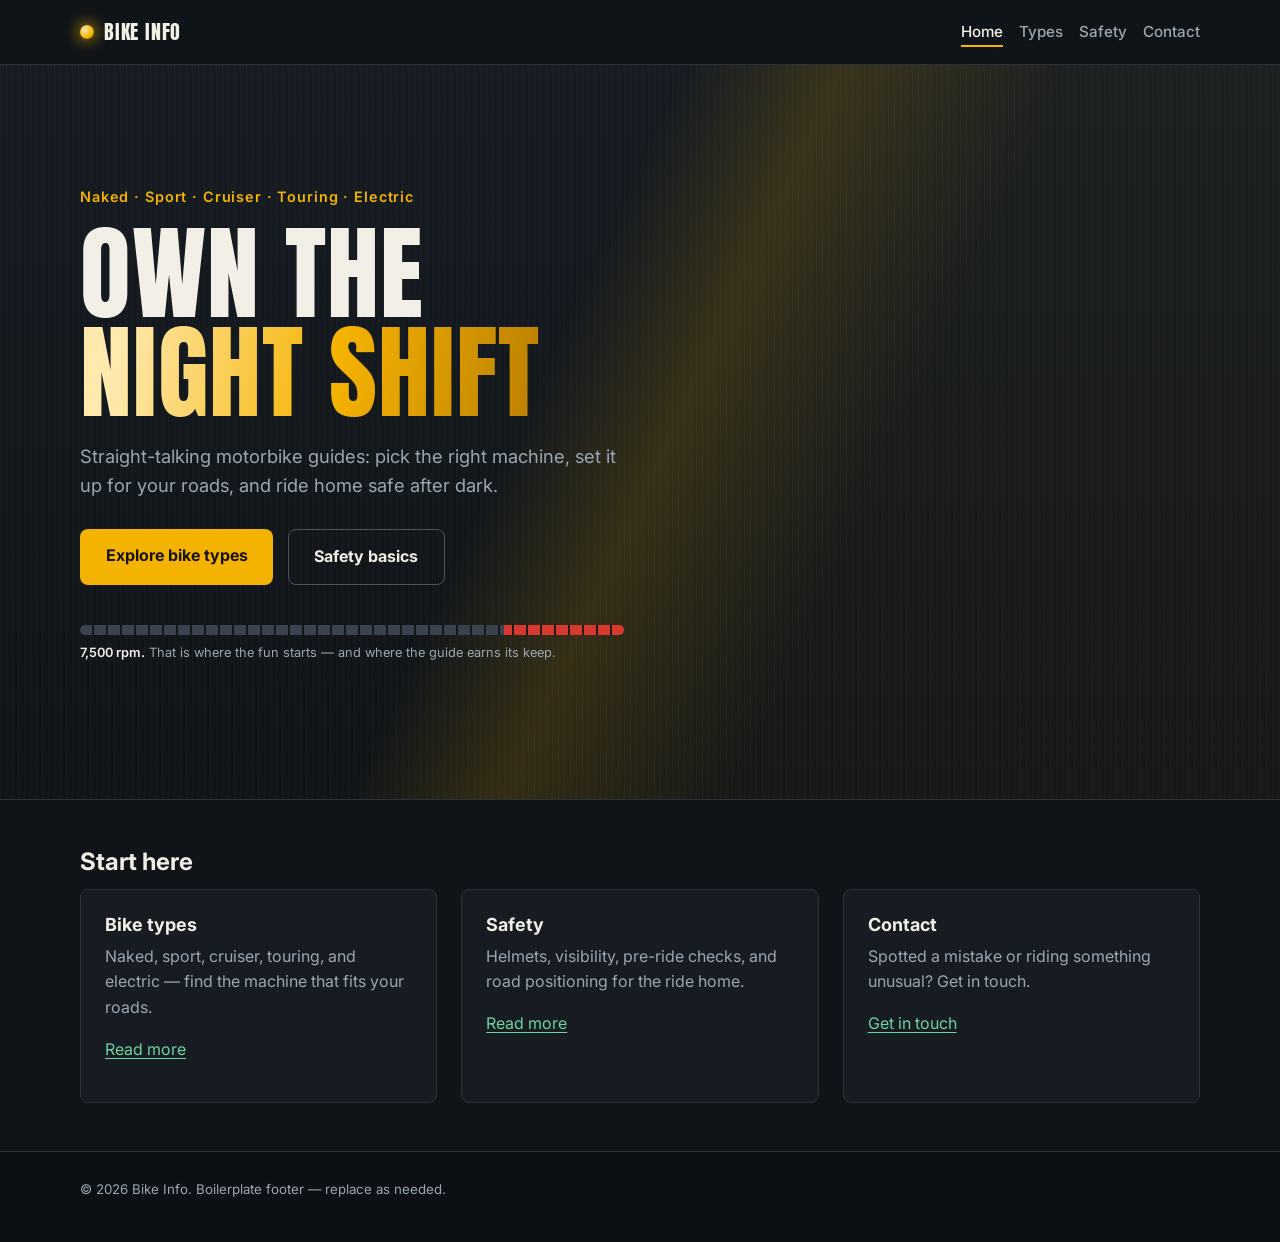
<file: index.html>
<!doctype html>
<html lang="en">
<head>
  <meta charset="utf-8" />
  <meta name="viewport" content="width=device-width, initial-scale=1" />
  <meta name="description" content="Bike Info — straight-talking motorbike guides: bike types, setup, safety, and everyday riding." />
  <meta name="theme-color" content="#101418" />
  <meta property="og:title" content="Bike Info" />
  <meta property="og:description" content="Straight-talking motorbike guides: bike types, setup, safety, and everyday riding." />
  <meta property="og:type" content="website" />
  <title>Bike Info — Home</title>
  <link rel="icon" type="image/svg+xml" href="favicon.svg" />
  <link rel="stylesheet" href="css/main.css" />
  <link rel="stylesheet" href="css/home.css" />
  <link rel="preconnect" href="https://fonts.googleapis.com" />
  <link rel="preconnect" href="https://fonts.gstatic.com" crossorigin />
  <link href="https://fonts.googleapis.com/css2?family=Anton&family=Inter:wght@400;500;600&display=swap" rel="stylesheet" />
</head>
<body class="theme-night">
  <a class="skip-link" href="#main">Skip to main content</a>

  <header class="site-header">
    <div class="container site-header__inner">
      <a class="brand" href="index.html" aria-current="page"><span class="brand__lamp" aria-hidden="true"></span>Bike&nbsp;Info</a>
      <nav class="site-nav" aria-label="Primary">
        <ul class="site-nav__list">
          <li><a href="index.html" aria-current="page">Home</a></li>
          <li><a href="types.html">Types</a></li>
          <li><a href="safety.html">Safety</a></li>
          <li><a href="contact.html">Contact</a></li>
        </ul>
      </nav>
    </div>
  </header>

  <main id="main" class="site-main">
    <section class="hero" aria-labelledby="hero-title">
      <div class="container">
        <p class="hero__kicker">Naked · Sport · Cruiser · Touring · Electric</p>
        <h1 id="hero-title">Own the <span class="beam-word">night shift</span></h1>
        <p class="lead">Straight-talking motorbike guides: pick the right machine, set it up for your roads, and ride home safe after dark.</p>
        <p class="hero__cta">
          <a class="button" href="types.html">Explore bike types</a>
          <a class="button button--secondary" href="safety.html">Safety basics</a>
        </p>
        <div class="tach" role="img" aria-label="Tachometer bar sweeping into the redline"></div>
        <p class="tach-cap"><strong>7,500 rpm.</strong> That is where the fun starts — and where the guide earns its keep.</p>
      </div>
    </section>

    <section class="section" aria-labelledby="topics-title">
      <div class="container">
        <h2 id="topics-title">Start here</h2>
        <div class="grid">
          <article class="card">
            <h3>Bike types</h3>
            <p>Naked, sport, cruiser, touring, and electric — find the machine that fits your roads.</p>
            <p><a href="types.html">Read more</a></p>
          </article>
          <article class="card">
            <h3>Safety</h3>
            <p>Helmets, visibility, pre-ride checks, and road positioning for the ride home.</p>
            <p><a href="safety.html">Read more</a></p>
          </article>
          <article class="card">
            <h3>Contact</h3>
            <p>Spotted a mistake or riding something unusual? Get in touch.</p>
            <p><a href="contact.html">Get in touch</a></p>
          </article>
        </div>
      </div>
    </section>
  </main>

  <footer class="site-footer">
    <div class="container">
      <p><small>© 2026 Bike Info. Boilerplate footer — replace as needed.</small></p>
    </div>
  </footer>
</body>
</html>
</file>
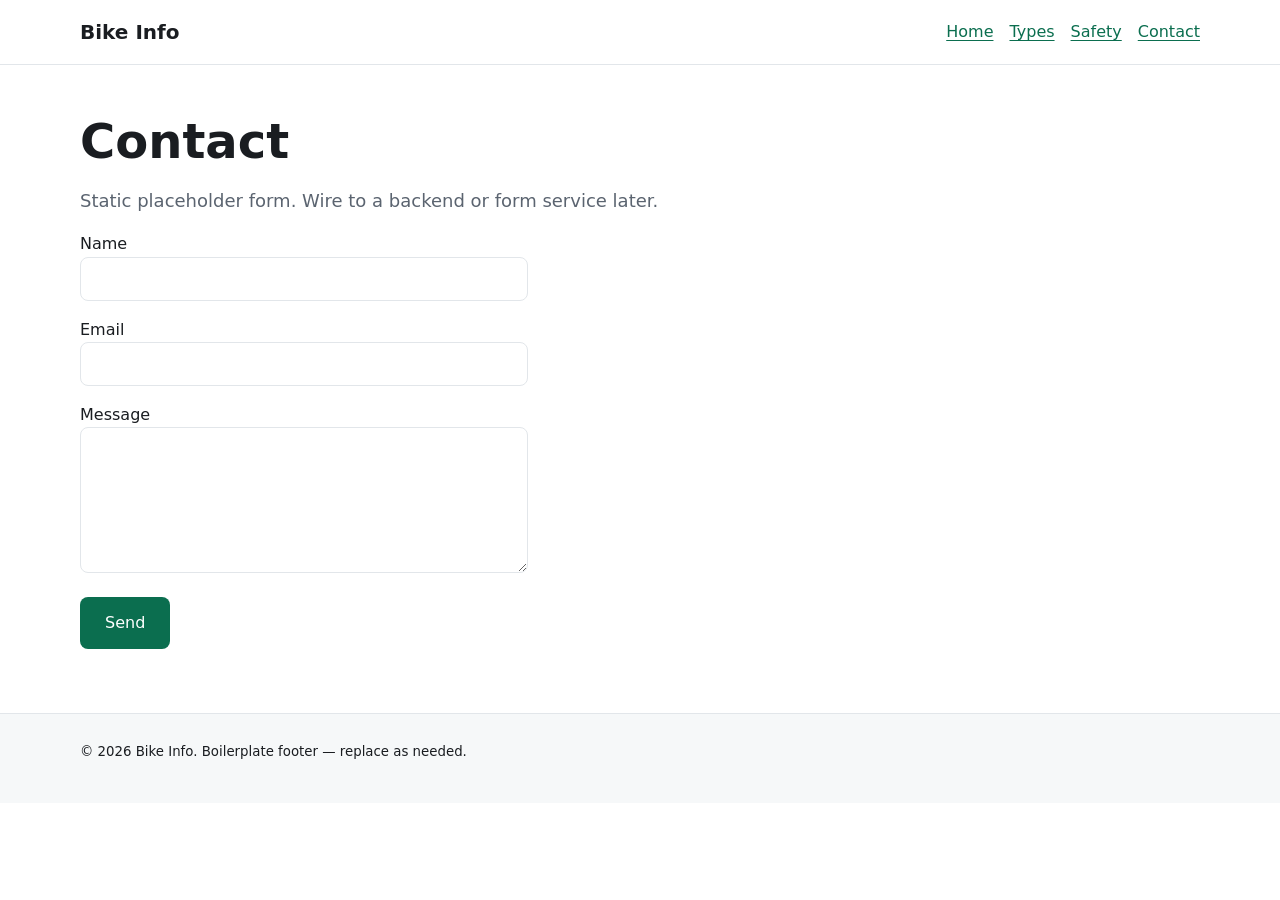
<file: contact.html>
<!doctype html>
<html lang="en">
<head>
  <meta charset="utf-8" />
  <meta name="viewport" content="width=device-width, initial-scale=1" />
  <meta name="description" content="Contact Bike Info with questions or corrections." />
  <meta name="theme-color" content="#ffffff" />
  <title>Bike Info — Contact</title>
  <link rel="icon" type="image/svg+xml" href="favicon.svg" />
  <link rel="stylesheet" href="css/main.css" />
</head>
<body>
  <a class="skip-link" href="#main">Skip to main content</a>

  <header class="site-header">
    <div class="container site-header__inner">
      <a class="brand" href="index.html">Bike Info</a>
      <nav class="site-nav" aria-label="Primary">
        <ul class="site-nav__list">
          <li><a href="index.html">Home</a></li>
          <li><a href="types.html">Types</a></li>
          <li><a href="safety.html">Safety</a></li>
          <li><a href="contact.html" aria-current="page">Contact</a></li>
        </ul>
      </nav>
    </div>
  </header>

  <main id="main" class="site-main">
    <div class="container section">
      <h1>Contact</h1>
      <p class="lead">Static placeholder form. Wire to a backend or form service later.</p>
      <form action="#" method="get">
        <p>
          <label for="name">Name</label><br />
          <input id="name" name="name" type="text" autocomplete="name" required />
        </p>
        <p>
          <label for="email">Email</label><br />
          <input id="email" name="email" type="email" autocomplete="email" required />
        </p>
        <p>
          <label for="message">Message</label><br />
          <textarea id="message" name="message" rows="5" required></textarea>
        </p>
        <p><button class="button" type="submit">Send</button></p>
      </form>
    </div>
  </main>

  <footer class="site-footer">
    <div class="container">
      <p><small>© 2026 Bike Info. Boilerplate footer — replace as needed.</small></p>
    </div>
  </footer>
</body>
</html>
</file>
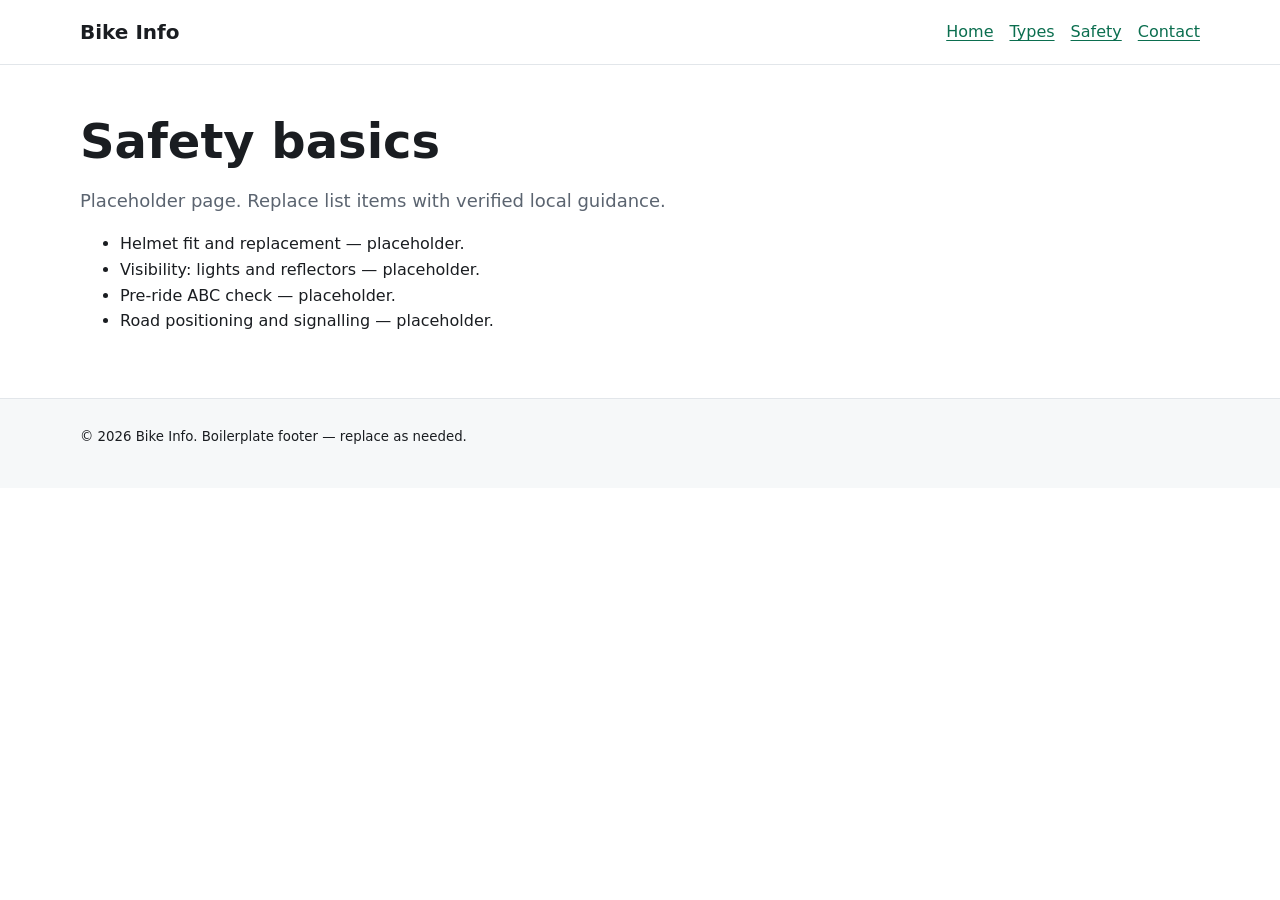
<file: safety.html>
<!doctype html>
<html lang="en">
<head>
  <meta charset="utf-8" />
  <meta name="viewport" content="width=device-width, initial-scale=1" />
  <meta name="description" content="Basic bike safety: helmet fit, visibility, pre-ride checks, and road positioning." />
  <meta name="theme-color" content="#ffffff" />
  <title>Bike Info — Safety</title>
  <link rel="icon" type="image/svg+xml" href="favicon.svg" />
  <link rel="stylesheet" href="css/main.css" />
</head>
<body>
  <a class="skip-link" href="#main">Skip to main content</a>

  <header class="site-header">
    <div class="container site-header__inner">
      <a class="brand" href="index.html">Bike Info</a>
      <nav class="site-nav" aria-label="Primary">
        <ul class="site-nav__list">
          <li><a href="index.html">Home</a></li>
          <li><a href="types.html">Types</a></li>
          <li><a href="safety.html" aria-current="page">Safety</a></li>
          <li><a href="contact.html">Contact</a></li>
        </ul>
      </nav>
    </div>
  </header>

  <main id="main" class="site-main">
    <div class="container section">
      <h1>Safety basics</h1>
      <p class="lead">Placeholder page. Replace list items with verified local guidance.</p>
      <ul>
        <li>Helmet fit and replacement — placeholder.</li>
        <li>Visibility: lights and reflectors — placeholder.</li>
        <li>Pre-ride ABC check — placeholder.</li>
        <li>Road positioning and signalling — placeholder.</li>
      </ul>
    </div>
  </main>

  <footer class="site-footer">
    <div class="container">
      <p><small>© 2026 Bike Info. Boilerplate footer — replace as needed.</small></p>
    </div>
  </footer>
</body>
</html>
</file>
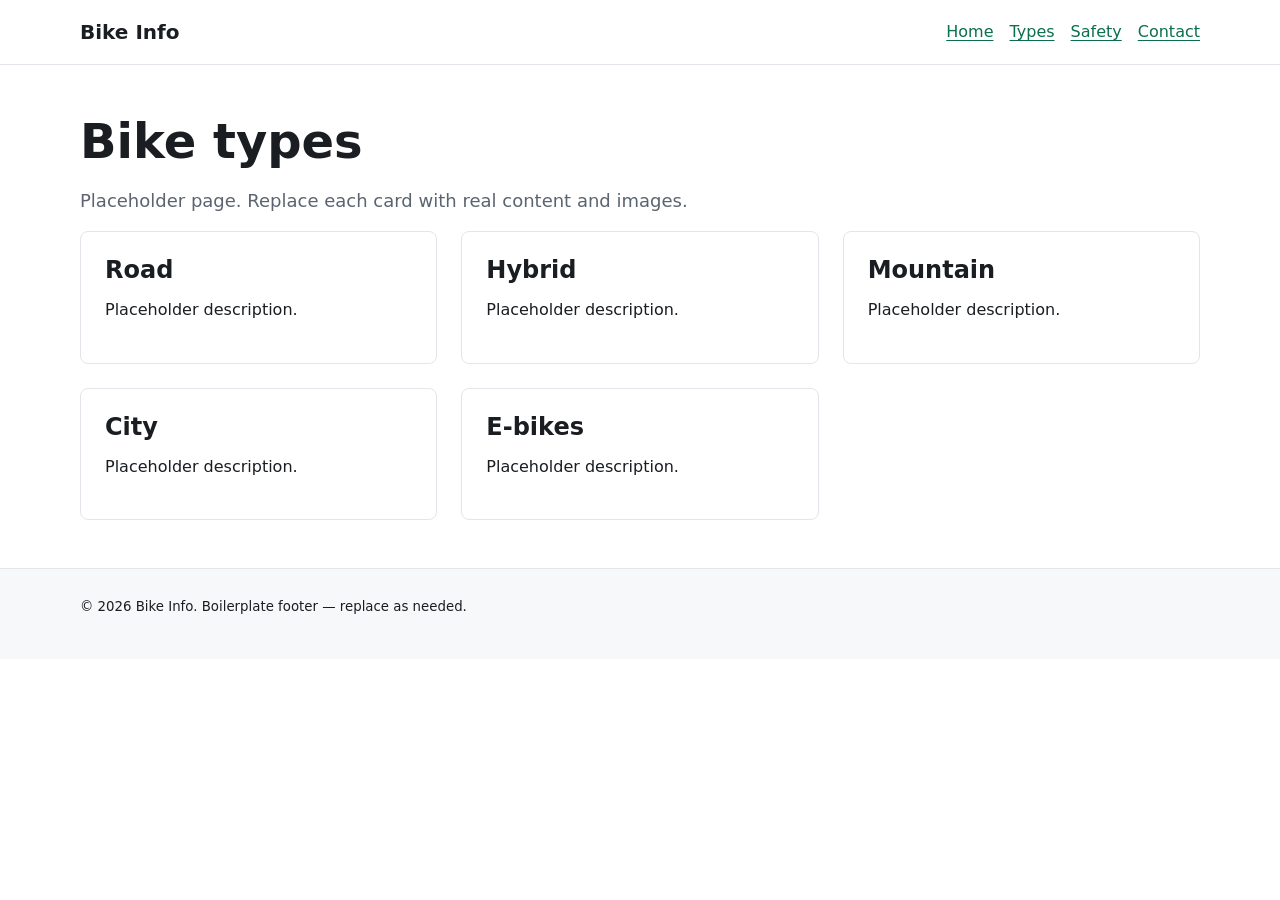
<file: types.html>
<!doctype html>
<html lang="en">
<head>
  <meta charset="utf-8" />
  <meta name="viewport" content="width=device-width, initial-scale=1" />
  <meta name="description" content="Overview of common bike types: road, hybrid, mountain, city, and e-bikes." />
  <meta name="theme-color" content="#ffffff" />
  <title>Bike Info — Types</title>
  <link rel="icon" type="image/svg+xml" href="favicon.svg" />
  <link rel="stylesheet" href="css/main.css" />
</head>
<body>
  <a class="skip-link" href="#main">Skip to main content</a>

  <header class="site-header">
    <div class="container site-header__inner">
      <a class="brand" href="index.html">Bike Info</a>
      <nav class="site-nav" aria-label="Primary">
        <ul class="site-nav__list">
          <li><a href="index.html">Home</a></li>
          <li><a href="types.html" aria-current="page">Types</a></li>
          <li><a href="safety.html">Safety</a></li>
          <li><a href="contact.html">Contact</a></li>
        </ul>
      </nav>
    </div>
  </header>

  <main id="main" class="site-main">
    <div class="container section">
      <h1>Bike types</h1>
      <p class="lead">Placeholder page. Replace each card with real content and images.</p>
      <div class="grid">
        <article class="card"><h2>Road</h2><p>Placeholder description.</p></article>
        <article class="card"><h2>Hybrid</h2><p>Placeholder description.</p></article>
        <article class="card"><h2>Mountain</h2><p>Placeholder description.</p></article>
        <article class="card"><h2>City</h2><p>Placeholder description.</p></article>
        <article class="card"><h2>E-bikes</h2><p>Placeholder description.</p></article>
      </div>
    </div>
  </main>

  <footer class="site-footer">
    <div class="container">
      <p><small>© 2026 Bike Info. Boilerplate footer — replace as needed.</small></p>
    </div>
  </footer>
</body>
</html>
</file>
<file: css/main.css>
@layer reset, tokens, base, layout, components;

@import url("./reset.css") layer(reset);
@import url("./tokens.css") layer(tokens);
@import url("./base.css") layer(base);
@import url("./layout.css") layer(layout);
@import url("./components.css") layer(components);
</file>
<file: css/home.css>
/* Night pass theme — index.html only. Layers in main.css stay untouched. */

.theme-night {
  --night-bg: #101418;
  --night-bg-2: #161c22;
  --night-bone: #f2efe6;
  --night-muted: #9aa7b2;
  --night-line: #2a323b;
  --night-beam: #f5b301;
  --night-redline: #d63a2f;
  --night-link: #6fd3a0;

  background: var(--night-bg);
  color: var(--night-bone);
  font-family: "Inter", system-ui, -apple-system, "Segoe UI", sans-serif;
}

.theme-night a { color: var(--night-link); }

.theme-night .site-header {
  background: rgba(16, 20, 24, 0.92);
  border-block-end-color: var(--night-line);
}

.theme-night .brand {
  color: var(--night-bone);
  font-family: "Anton", sans-serif;
  font-weight: 400;
  letter-spacing: 0.04em;
  text-transform: uppercase;
  display: inline-flex;
  align-items: center;
  gap: 0.6rem;
}

.theme-night .brand__lamp {
  inline-size: 0.9rem;
  block-size: 0.9rem;
  border-radius: 50%;
  background: radial-gradient(circle at 35% 35%, #ffe9ad, var(--night-beam) 60%, #8a5f00);
  box-shadow: 0 0 14px 3px rgba(245, 179, 1, 0.55);
}

.theme-night .site-nav__list a {
  color: var(--night-muted);
  text-decoration: none;
  font-weight: 500;
  font-size: 0.95rem;
  padding-block: 0.25rem;
  border-block-end: 2px solid transparent;
}

.theme-night .site-nav__list a:hover { color: var(--night-bone); }

.theme-night .site-nav__list a[aria-current="page"] {
  color: var(--night-bone);
  border-block-end-color: var(--night-beam);
}

.theme-night .hero {
  position: relative;
  isolation: isolate;
  background:
    repeating-linear-gradient(90deg, rgba(255, 255, 255, 0.025) 0 1px, transparent 1px 6px),
    linear-gradient(180deg, var(--night-bg-2), var(--night-bg));
  border-block-end: 1px solid var(--night-line);
  padding-block: clamp(4rem, 10vw, 7.5rem);
  overflow: hidden;
}

.theme-night .hero::before {
  content: "";
  position: absolute;
  inset: 0;
  z-index: 0;
  background: linear-gradient(115deg, transparent 42%, rgba(245, 179, 1, 0.16) 52%, rgba(245, 179, 1, 0.03) 66%);
}

.theme-night .hero .container { position: relative; z-index: 1; }

.theme-night .hero__kicker {
  color: var(--night-beam);
  font-weight: 600;
  font-size: 0.9rem;
  letter-spacing: 0.06em;
  margin-block-end: 1rem;
}

.theme-night .hero h1 {
  font-family: "Anton", sans-serif;
  font-weight: 400;
  text-transform: uppercase;
  line-height: 0.95;
  letter-spacing: 0.01em;
  font-size: clamp(3rem, 9vw, 6.5rem);
  max-inline-size: 12ch;
  margin-block-end: 1.25rem;
}

.theme-night .hero h1 .beam-word {
  color: transparent;
  background: linear-gradient(100deg, #ffe9ad 10%, var(--night-beam) 55%, #b97e00);
  -webkit-background-clip: text;
  background-clip: text;
}

.theme-night .hero .lead {
  color: var(--night-muted);
  max-inline-size: 46ch;
  font-size: 1.15rem;
}

.theme-night .hero__cta {
  display: flex;
  flex-wrap: wrap;
  gap: 0.9rem;
  margin-block: 1.75rem 0;
  padding: 0;
}

.theme-night .hero__cta .button {
  background: var(--night-beam);
  color: #161300;
  font-weight: 700;
  border: none;
  padding: 0.9rem 1.6rem;
}

.theme-night .hero__cta .button--secondary {
  background: transparent;
  color: var(--night-bone);
  border: 1px solid #4a545f;
}

.theme-night .hero__cta .button--secondary:hover { border-color: var(--night-bone); }

.theme-night .tach {
  block-size: 10px;
  border-radius: 99px;
  margin-block-start: 2.5rem;
  max-inline-size: 34rem;
  background: linear-gradient(90deg, #3a434d 0 78%, var(--night-redline) 78% 100%);
  position: relative;
}

.theme-night .tach::after {
  content: "";
  position: absolute;
  inset: 0;
  border-radius: inherit;
  background: repeating-linear-gradient(90deg, transparent 0 12px, rgba(16, 20, 24, 0.9) 12px 14px);
}

.theme-night .tach-cap {
  color: var(--night-muted);
  font-size: 0.8rem;
  margin-block-start: 0.5rem;
}

.theme-night .tach-cap strong { color: var(--night-bone); font-weight: 600; }

.theme-night .card {
  background: var(--night-bg-2);
  border-color: var(--night-line);
}

.theme-night .card h3 { color: var(--night-bone); }

.theme-night .card p { color: var(--night-muted); }

.theme-night .site-footer {
  background: #0c0f13;
  border-block-start-color: var(--night-line);
  color: var(--night-muted);
}

/* Single page-load sequence: beam sweeps in, copy rises, tach fills. */
@media (prefers-reduced-motion: no-preference) {
  .theme-night .hero::before {
    animation: beam-in 1.1s cubic-bezier(0.2, 0.7, 0.2, 1) both;
  }
  .theme-night .hero__kicker { animation: rise-in 0.6s 0.15s cubic-bezier(0.2, 0.7, 0.2, 1) both; }
  .theme-night .hero h1 { animation: rise-in 0.7s 0.25s cubic-bezier(0.2, 0.7, 0.2, 1) both; }
  .theme-night .hero .lead { animation: rise-in 0.6s 0.4s cubic-bezier(0.2, 0.7, 0.2, 1) both; }
  .theme-night .hero__cta { animation: rise-in 0.6s 0.5s cubic-bezier(0.2, 0.7, 0.2, 1) both; }
  .theme-night .tach { animation: tach-fill 0.9s 0.7s cubic-bezier(0.2, 0.7, 0.2, 1) both; }
  .theme-night .tach-cap { animation: rise-in 0.6s 1.1s cubic-bezier(0.2, 0.7, 0.2, 1) both; }
  @keyframes beam-in {
    from { opacity: 0; transform: translateX(48px); }
  }
  @keyframes rise-in {
    from { opacity: 0; transform: translateY(22px); }
  }
  @keyframes tach-fill {
    from { clip-path: inset(0 100% 0 0); }
    to { clip-path: inset(0 0 0 0); }
  }
}
</file>
